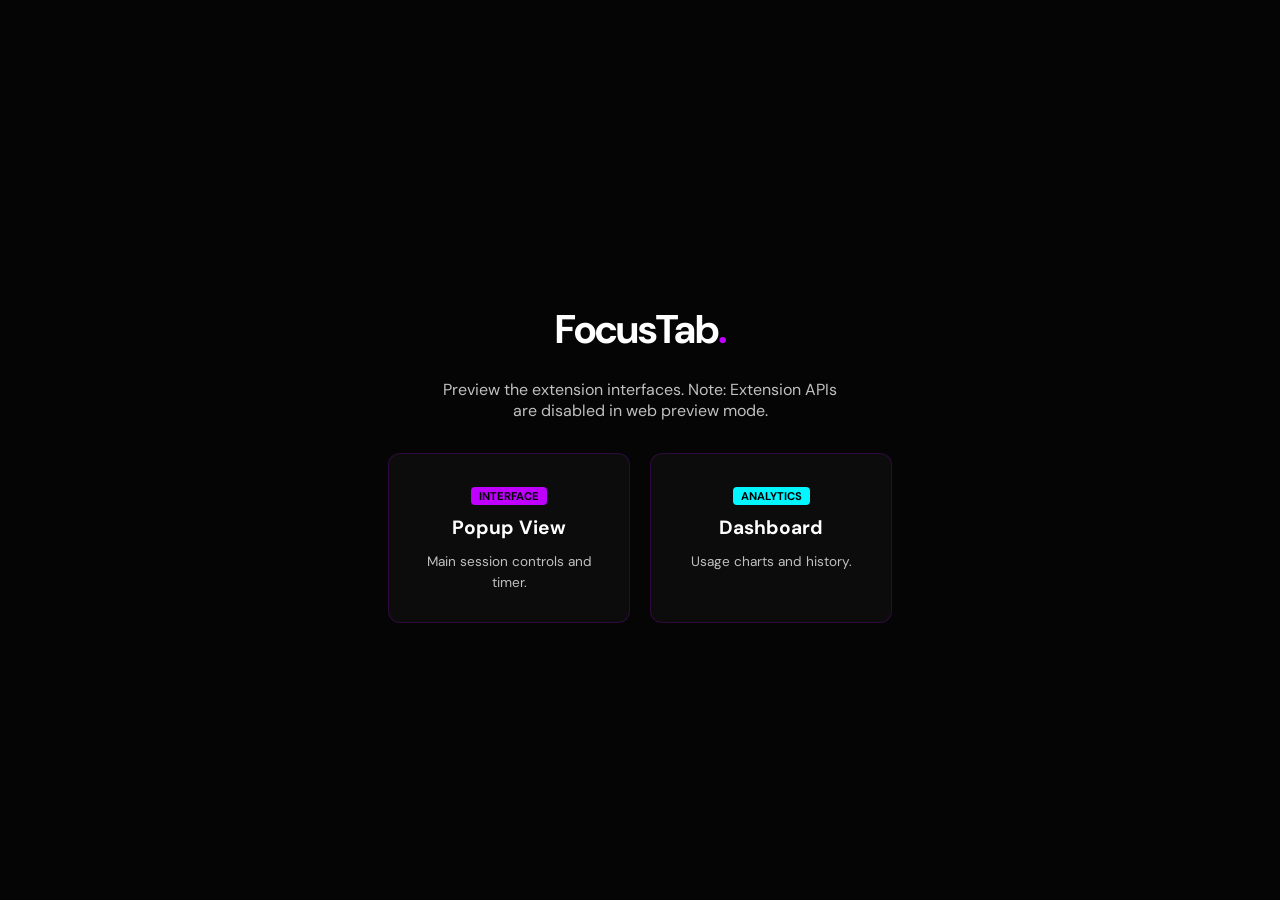
<file: index.html>
<!DOCTYPE html>
<html lang="en">
<head>
  <meta charset="utf-8">
  <meta name="viewport" content="width=device-width, initial-scale=1">
  <title>FocusTab | Extension Preview</title>
  <link rel="icon" type="image/svg+xml" href="favicon.svg">
  <link rel="preconnect" href="https://fonts.googleapis.com">
  <link href="https://fonts.googleapis.com/css2?family=DM+Sans:wght@400;600&family=DM+Mono:wght@500&display=swap" rel="stylesheet">
  <style>
    :root {
      --bg: #050505;
      --purple: #bf00ff;
      --green: #00f7ff;
      --text: #ffffff;
      --text-dim: #c0c0c0;
    }
    body {
      background: var(--bg);
      color: var(--text);
      font-family: 'DM Sans', sans-serif;
      display: flex;
      flex-direction: column;
      align-items: center;
      justify-content: center;
      min-height: 100vh;
      margin: 0;
      text-align: center;
    }
    h1 {
      font-size: 2.5rem;
      margin-bottom: 0.5rem;
      letter-spacing: -1px;
    }
    .accent { color: var(--purple); }
    p {
      color: var(--text-dim);
      margin-bottom: 2rem;
      max-width: 400px;
    }
    .links {
      display: flex;
      gap: 20px;
    }
    .card {
      background: rgba(255, 255, 255, 0.03);
      border: 1px solid rgba(191, 0, 255, 0.2);
      padding: 30px;
      border-radius: 12px;
      text-decoration: none;
      color: white;
      transition: all 0.3s ease;
      width: 180px;
    }
    .card:hover {
      background: rgba(191, 0, 255, 0.08);
      border-color: var(--purple);
      transform: translateY(-5px);
    }
    .card h2 {
      margin: 0 0 10px 0;
      font-size: 1.2rem;
    }
    .card span {
      font-size: 0.85rem;
      color: var(--text-dim);
    }
    .p-badge {
      background: var(--purple);
      color: black;
      font-weight: bold;
      padding: 2px 8px;
      border-radius: 4px;
      font-size: 0.7rem;
      text-transform: uppercase;
      margin-bottom: 10px;
      display: inline-block;
    }
    .d-badge {
      background: var(--green);
      color: black;
      font-weight: bold;
      padding: 2px 8px;
      border-radius: 4px;
      font-size: 0.7rem;
      text-transform: uppercase;
      margin-bottom: 10px;
      display: inline-block;
    }
  </style>
</head>
<body>
  <h1>FocusTab<span class="accent">.</span></h1>
  <p>Preview the extension interfaces. Note: Extension APIs are disabled in web preview mode.</p>
  
  <div class="links">
    <a href="popup/popup.html" class="card">
      <div class="p-badge">Interface</div>
      <h2>Popup View</h2>
      <span>Main session controls and timer.</span>
    </a>
    <a href="dashboard/dashboard.html" class="card">
      <div class="d-badge">Analytics</div>
      <h2>Dashboard</h2>
      <span>Usage charts and history.</span>
    </a>
  </div>
</body>
</html>
</file>
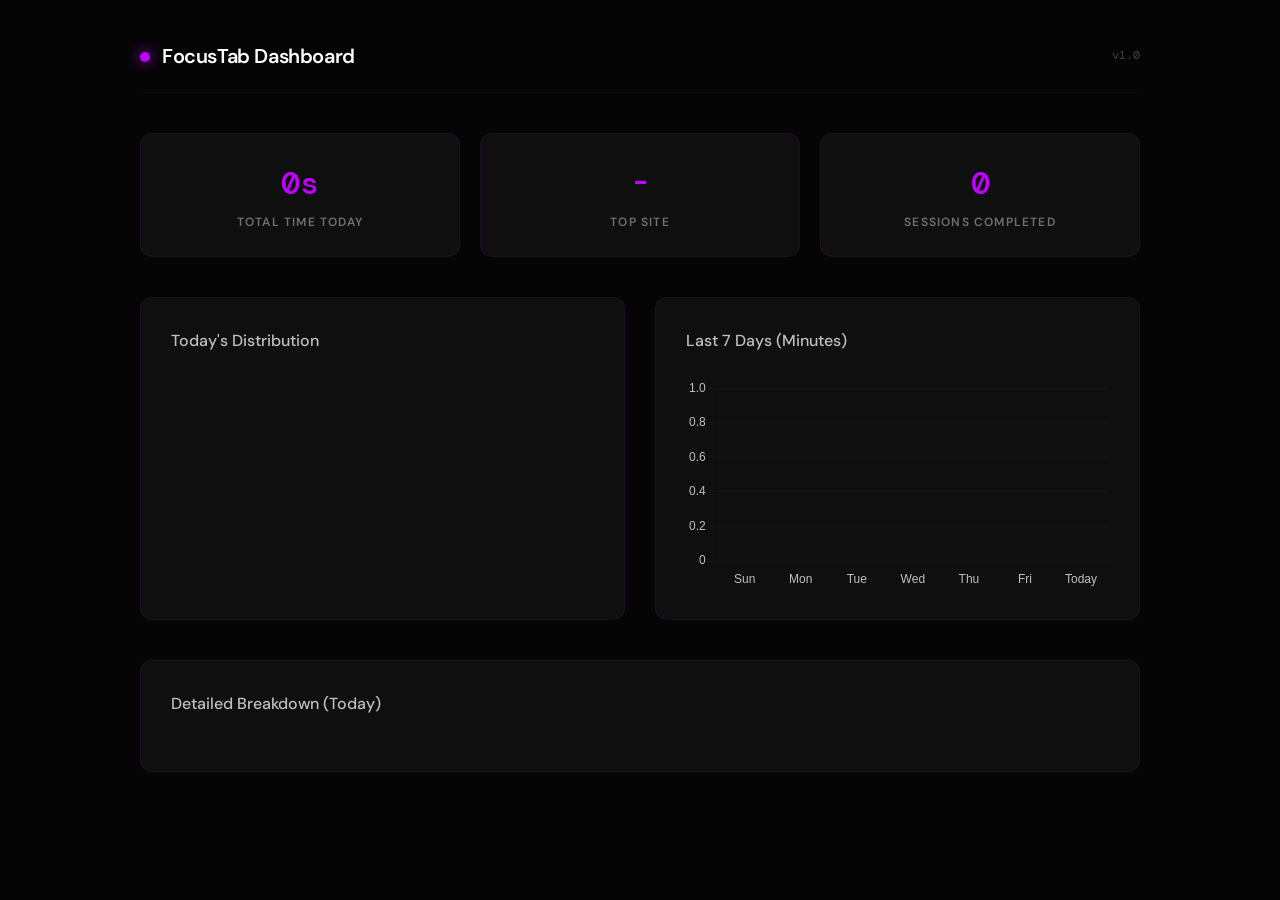
<file: dashboard/dashboard.html>
<!DOCTYPE html>
<html lang="en">
<head>
  <meta charset="utf-8">
  <meta name="viewport" content="width=device-width, initial-scale=1">
  <title>FocusTab Dashboard</title>
  <link rel="icon" type="image/svg+xml" href="../favicon.svg">
  <link rel="preconnect" href="https://fonts.googleapis.com">
  <link href="https://fonts.googleapis.com/css2?family=DM+Sans:wght@300;400;500;600&family=DM+Mono:wght@400;500&display=swap" rel="stylesheet">
  <link rel="stylesheet" href="dashboard.css">
</head>
<body>

  <div class="container">
    <div class="header">
      <span class="logo">FocusTab Dashboard</span>
      <span class="version">v1.0</span>
    </div>

    <div class="stats-overview">
      <div class="overview-card">
        <div class="overview-val mono" id="total-time-today">0m</div>
        <div class="overview-lbl">Total Time Today</div>
      </div>
      <div class="overview-card">
        <div class="overview-val mono" id="top-site-today">-</div>
        <div class="overview-lbl">Top Site</div>
      </div>
      <div class="overview-card">
        <div class="overview-val mono" id="sessions-completed">0</div>
        <div class="overview-lbl">Sessions Completed</div>
      </div>
    </div>

    <div class="charts-grid">
      <div class="chart-container">
        <h2 class="chart-title">Today's Distribution</h2>
        <canvas id="todayChart"></canvas>
      </div>
      <div class="chart-container">
        <h2 class="chart-title">Last 7 Days (Minutes)</h2>
        <canvas id="weekChart"></canvas>
      </div>
    </div>

    <div class="site-breakdown">
      <h2 class="chart-title">Detailed Breakdown (Today)</h2>
      <div id="site-table" class="site-table">
        <!-- Site rows will be injected here -->
      </div>
    </div>
  </div>

  <script src="../libs/chart.js"></script>
  <script src="../libs/mock-extension.js"></script>
  <script src="dashboard.js"></script>
</body>
</html>
</file>
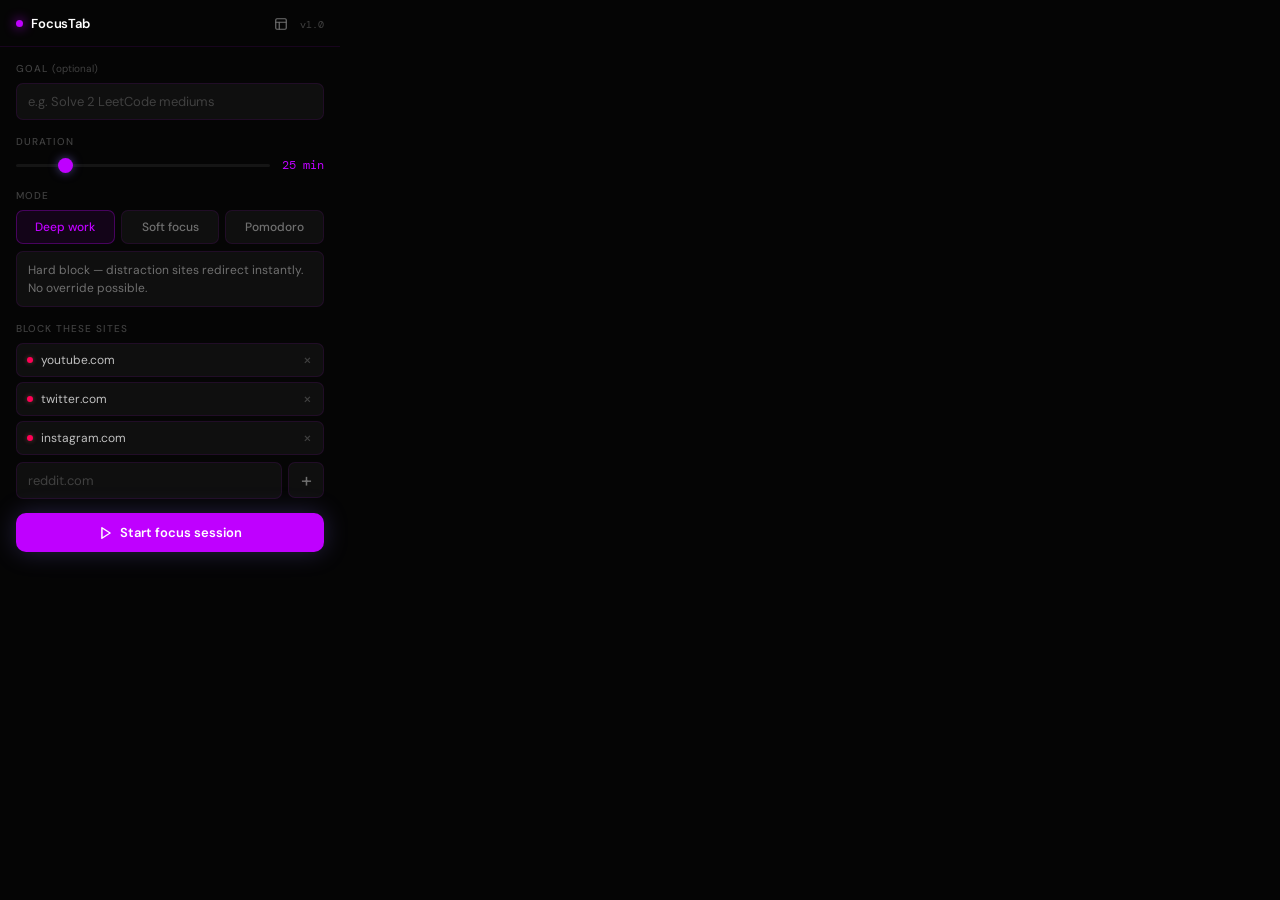
<file: popup/popup.html>
<!DOCTYPE html>
<html lang="en">
<head>
  <meta charset="utf-8">
  <meta name="viewport" content="width=device-width, initial-scale=1">
  <title>FocusTab</title>
  <link rel="icon" type="image/svg+xml" href="../favicon.svg">
  <link rel="preconnect" href="https://fonts.googleapis.com">
  <link href="https://fonts.googleapis.com/css2?family=DM+Sans:wght@300;400;500;600&family=DM+Mono:wght@400;500&display=swap" rel="stylesheet">
  <link rel="stylesheet" href="popup.css">
</head>
<body>

  <!-- ── IDLE VIEW ─────────────────────────────────────── -->
  <div id="view-idle">
    <div class="header">
      <span class="logo">FocusTab</span>
      <button id="open-dash" class="dash-btn" aria-label="Open dashboard">
        <svg width="14" height="14" viewBox="0 0 24 24" fill="none" stroke="currentColor" stroke-width="2" stroke-linecap="round" stroke-linejoin="round"><rect x="3" y="3" width="18" height="18" rx="2" ry="2"/><line x1="3" y1="9" x2="21" y2="9"/><line x1="9" y1="21" x2="9" y2="9"/></svg>
      </button>
      <span class="version">v1.0</span>
    </div>

    <div class="body">
      <div class="field">
        <label>goal <span class="opt">(optional)</span></label>
        <input type="text" id="goal-input" placeholder="e.g. Solve 2 LeetCode mediums" autocomplete="off">
      </div>

      <div class="field">
        <label>duration</label>
        <div class="slider-row">
          <input type="range" id="dur-range" min="5" max="120" step="5" value="25">
          <span class="slider-val" id="dur-val">25 min</span>
        </div>
      </div>

      <div class="field">
        <label>mode</label>
        <div class="mode-row">
          <button class="mbtn active" data-mode="deep">Deep work</button>
          <button class="mbtn" data-mode="soft">Soft focus</button>
          <button class="mbtn" data-mode="pomodoro">Pomodoro</button>
        </div>
        <div class="mode-desc" id="mode-desc">
          Hard block — distraction sites redirect instantly. No override possible.
        </div>
      </div>

      <div class="field">
        <label>block these sites</label>
        <div class="site-list" id="site-list"></div>
        <div class="add-row">
          <input type="text" id="site-input" placeholder="reddit.com" autocomplete="off">
          <button id="add-btn" class="icon-btn" aria-label="Add site">+</button>
        </div>
      </div>

      <button class="primary-btn" id="start-btn">
        <svg width="14" height="14" viewBox="0 0 24 24" fill="none" stroke="currentColor" stroke-width="2.5" stroke-linecap="round" stroke-linejoin="round" aria-hidden="true"><polygon points="5 3 19 12 5 21 5 3"/></svg>
        Start focus session
      </button>
    </div>
  </div>

  <!-- ── ACTIVE VIEW ───────────────────────────────────── -->
  <div id="view-active" style="display:none;">
    <div class="header active-header">
      <span class="pulse-dot" aria-hidden="true"></span>
      <span class="logo" id="active-mode-label">Focusing · Deep work</span>
      <span class="live-badge">live</span>
    </div>

    <div class="body">
      <div class="goal-box" id="active-goal"></div>

      <div class="stats-grid">
        <div class="stat-card">
          <div class="stat-val mono" id="stat-time">25:00</div>
          <div class="stat-lbl">remaining</div>
        </div>
        <div class="stat-card">
          <div class="stat-val mono danger" id="stat-blocks">0</div>
          <div class="stat-lbl">blocked</div>
        </div>
        <div class="stat-card">
          <div class="stat-val mono success" id="stat-phase">work</div>
          <div class="stat-lbl">phase</div>
        </div>
      </div>

      <div id="pomo-section" style="display:none;">
        <div class="field-label">pomodoro cycles</div>
        <div class="pomo-pips" id="pomo-pips">
          <div class="pip active"></div>
          <div class="pip"></div>
          <div class="pip"></div>
          <div class="pip"></div>
        </div>
      </div>

      <div class="divider"></div>

      <div>
        <div class="field-label">blocked sites</div>
        <div class="site-list" id="active-site-list"></div>
      </div>

      <button class="danger-btn" id="end-btn">End session early</button>
    </div>
  </div>

  <!-- ── SUMMARY VIEW ──────────────────────────────────── -->
  <div id="view-summary" style="display:none;">
    <div class="header">
      <span class="logo">Session complete</span>
      <span class="points-badge" id="points-badge">+10 pts</span>
    </div>

    <div class="body">
      <div class="summary-grid">
        <div class="sum-card">
          <div class="sum-val mono purple" id="sum-duration">25m</div>
          <div class="sum-lbl">duration</div>
        </div>
        <div class="sum-card">
          <div class="sum-val mono danger" id="sum-blocks">0</div>
          <div class="sum-lbl">blocks hit</div>
        </div>
      </div>

      <div class="field">
        <div class="score-header">
          <div class="field-label">focus score</div>
          <span class="mono success" id="sum-score" style="font-size:13px;">100%</span>
        </div>
        <div class="score-track">
          <div class="score-fill" id="score-fill"></div>
        </div>
      </div>

      <div class="streak-row">
        <span class="streak-label">current streak</span>
        <span class="streak-val mono" id="sum-streak">1 day 🔥</span>
      </div>

      <div class="goal-check">
        <span class="field-label" style="margin:0;">did you meet your goal?</span>
        <div class="check-btns">
          <button class="cbtn active" id="btn-yes">Yes</button>
          <button class="cbtn" id="btn-no">No</button>
        </div>
      </div>

      <button class="primary-btn" id="new-btn">
        Start new session
      </button>
    </div>
  </div>

  <script src="../libs/mock-extension.js"></script>
  <script src="popup.js"></script>
</body>
</html>
</file>
<file: dashboard/dashboard.css>
:root {
  --bg:         #050505;
  --bg2:        #0f0f0f;
  --bg3:        #151515;
  --border:     rgba(191, 0, 255, 0.1);
  --border-md:  rgba(191, 0, 255, 0.2);
  --purple:     #bf00ff;
  --purple-bg:  rgba(191, 0, 255, 0.08);
  --purple-bdr: rgba(191, 0, 255, 0.3);
  --green:      #00f7ff; /* Neon Cyan */
  --green-bg:   rgba(0, 247, 255, 0.08);
  --red:        #ff0055; /* Neon Rose */
  --red-bg:     rgba(255, 0, 85, 0.08);
  --red-bdr:    rgba(255, 0, 85, 0.3);
  --amber:      #ffcc00; /* Neon Yellow */
  --amber-bg:   rgba(255, 204, 0, 0.08);
  --amber-bdr:  rgba(255, 204, 0, 0.3);
  --text:       #ffffff;
  --text-2:     #c0c0c0;
  --text-3:     #707070;
  --text-4:     #404040;
  --radius:     12px;
  --radius-sm:  8px;
}

*, *::before, *::after {
  box-sizing: border-box;
  margin: 0;
  padding: 0;
}

body {
  background: var(--bg);
  color: var(--text);
  font-family: 'DM Sans', sans-serif;
  font-size: 14px;
  line-height: 1.6;
  -webkit-font-smoothing: antialiased;
  min-height: 100vh;
  padding: 40px 20px;
}

.container {
  max-width: 1000px;
  margin: 0 auto;
}

.header {
  display: flex;
  align-items: center;
  gap: 12px;
  margin-bottom: 40px;
  padding-bottom: 20px;
  border-bottom: 1px solid var(--border);
}

.logo {
  font-size: 20px;
  font-weight: 600;
  color: var(--text);
  letter-spacing: -0.02em;
  flex: 1;
}

.logo::before {
  content: '';
  display: inline-block;
  width: 10px;
  height: 10px;
  border-radius: 50%;
  background: var(--purple);
  box-shadow: 0 0 14px var(--purple);
  margin-right: 12px;
  vertical-align: middle;
  position: relative;
  top: -1px;
}

.version {
  font-size: 12px;
  color: var(--text-4);
  font-family: 'DM Mono', monospace;
}

/* ── Stats Overview ──────────────────────────────────── */
.stats-overview {
  display: grid;
  grid-template-columns: repeat(auto-fit, minmax(200px, 1fr));
  gap: 20px;
  margin-bottom: 40px;
}

.overview-card {
  background: var(--bg2);
  border: 1px solid var(--border);
  border-radius: var(--radius);
  padding: 24px;
  text-align: center;
  transition: transform 0.2s ease, border-color 0.2s ease;
}

.overview-card:hover {
  transform: translateY(-2px);
  border-color: var(--border-md);
}

.overview-val {
  font-size: 32px;
  font-weight: 500;
  color: var(--purple);
  margin-bottom: 4px;
  white-space: nowrap;
  overflow: hidden;
  text-overflow: ellipsis;
  display: block;
}

.overview-lbl {
  font-size: 12px;
  text-transform: uppercase;
  letter-spacing: 0.1em;
  color: var(--text-3);
  font-weight: 600;
}

/* ── Charts ──────────────────────────────────────────── */
.charts-grid {
  display: grid;
  grid-template-columns: repeat(auto-fit, minmax(400px, 1fr));
  gap: 30px;
  margin-bottom: 40px;
}

.chart-container {
  background: var(--bg2);
  border: 1px solid var(--border);
  border-radius: var(--radius);
  padding: 30px;
}

.chart-title {
  font-size: 16px;
  font-weight: 500;
  color: var(--text-2);
  margin-bottom: 24px;
}

/* ── Table ───────────────────────────────────────────── */
.site-breakdown {
  background: var(--bg2);
  border: 1px solid var(--border);
  border-radius: var(--radius);
  padding: 30px;
}

.site-table {
  width: 100%;
}

.site-row {
  display: grid;
  grid-template-columns: 1fr 120px 100px;
  padding: 12px 0;
  border-bottom: 1px solid var(--border);
  align-items: center;
}

.site-row:last-child {
  border-bottom: none;
}

.site-info {
  display: flex;
  align-items: center;
  gap: 12px;
}

.site-dot {
  width: 8px;
  height: 8px;
  border-radius: 50%;
  background: var(--purple);
  box-shadow: 0 0 8px var(--purple);
}

.site-name {
  font-weight: 500;
  color: var(--text);
}

.site-time {
  font-family: 'DM Mono', monospace;
  color: var(--text-2);
  text-align: right;
}

.site-pct {
  font-size: 12px;
  color: var(--text-4);
  text-align: right;
}

.mono { font-family: 'DM Mono', monospace; }

@media (max-width: 600px) {
  .charts-grid {
    grid-template-columns: 1fr;
  }
}
</file>
<file: popup/popup.css>
@import url('https://fonts.googleapis.com/css2?family=DM+Sans:wght@300;400;500;600&family=DM+Mono:wght@400;500&display=swap');

*, *::before, *::after {
  box-sizing: border-box;
  margin: 0;
  padding: 0;
}

:root {
  --bg:         #050505;
  --bg2:        #0f0f0f;
  --bg3:        #151515;
  --border:     rgba(191, 0, 255, 0.1);
  --border-md:  rgba(191, 0, 255, 0.2);
  --purple:     #bf00ff;
  --purple-bg:  rgba(191, 0, 255, 0.08);
  --purple-bdr: rgba(191, 0, 255, 0.3);
  --green:      #00f7ff; /* Neon Cyan */
  --green-bg:   rgba(0, 247, 255, 0.08);
  --red:        #ff0055; /* Neon Rose */
  --red-bg:     rgba(255, 0, 85, 0.08);
  --red-bdr:    rgba(255, 0, 85, 0.3);
  --amber:      #ffcc00; /* Neon Yellow */
  --amber-bg:   rgba(255, 204, 0, 0.08);
  --amber-bdr:  rgba(255, 204, 0, 0.3);
  --text:       #ffffff;
  --text-2:     #c0c0c0;
  --text-3:     #707070;
  --text-4:     #404040;
  --radius:     10px;
  --radius-sm:  7px;
}

html {
  width: 340px;
}

body {
  width: 340px;
  background: var(--bg);
  color: var(--text);
  font-family: 'DM Sans', sans-serif;
  font-size: 13px;
  line-height: 1.5;
  -webkit-font-smoothing: antialiased;
}

/* ── Header ───────────────────────────────────────────── */
.header {
  display: flex;
  align-items: center;
  gap: 8px;
  padding: 13px 16px 11px;
  border-bottom: 1px solid var(--border);
}

.logo {
  font-size: 13px;
  font-weight: 600;
  color: var(--text);
  letter-spacing: -0.01em;
  flex: 1;
}

.logo::before {
  content: '';
  display: inline-block;
  width: 7px;
  height: 7px;
  border-radius: 50%;
  background: var(--purple);
  box-shadow: 0 0 12px var(--purple);
  margin-right: 8px;
  vertical-align: middle;
  position: relative;
  top: -1px;
}

.active-header .logo::before {
  background: var(--green);
  box-shadow: 0 0 12px var(--green);
  animation: pulseGlow 2s ease-in-out infinite;
}

.version {
  font-size: 10px;
  color: var(--text-4);
  font-family: 'DM Mono', monospace;
}

.dash-btn {
  background: none;
  border: none;
  color: var(--text-3);
  cursor: pointer;
  padding: 4px;
  display: flex;
  align-items: center;
  justify-content: center;
  transition: color 0.2s;
}

.dash-btn:hover {
  color: var(--purple);
}

.live-badge {
  font-family: 'DM Mono', monospace;
  font-size: 10px;
  background: var(--green-bg);
  color: var(--green);
  padding: 3px 8px;
  border-radius: 99px;
  border: 1px solid rgba(74, 222, 128, 0.3);
  letter-spacing: 0.05em;
}

.points-badge {
  font-family: 'DM Mono', monospace;
  font-size: 10px;
  background: var(--amber-bg);
  color: var(--amber);
  padding: 3px 8px;
  border-radius: 99px;
  border: 1px solid var(--amber-bdr);
}

.pulse-dot {
  width: 7px;
  height: 7px;
  border-radius: 50%;
  background: var(--green);
  box-shadow: 0 0 8px rgba(74,222,128,0.7);
  animation: pulseGlow 2s ease-in-out infinite;
  flex-shrink: 0;
}

/* ── Body ─────────────────────────────────────────────── */
.body {
  padding: 14px 16px 16px;
  display: flex;
  flex-direction: column;
  gap: 14px;
}

/* ── Fields ───────────────────────────────────────────── */
.field {
  display: flex;
  flex-direction: column;
  gap: 7px;
}

label, .field-label {
  font-size: 10px;
  font-weight: 500;
  text-transform: uppercase;
  letter-spacing: 0.1em;
  color: var(--text-4);
}

.opt {
  font-weight: 400;
  text-transform: none;
  letter-spacing: 0;
  color: var(--text-4);
  font-size: 10px;
}

/* ── Text input ───────────────────────────────────────── */
input[type="text"] {
  width: 100%;
  background: var(--bg2);
  border: 1px solid var(--border);
  border-radius: var(--radius-sm);
  color: var(--text);
  font-family: 'DM Sans', sans-serif;
  font-size: 13px;
  padding: 9px 11px;
  outline: none;
  transition: border-color 0.15s, background 0.15s;
}

input[type="text"]::placeholder { color: var(--text-4); }
input[type="text"]:focus {
  border-color: var(--purple-bdr);
  background: var(--bg3);
}

/* ── Range slider ─────────────────────────────────────── */
.slider-row {
  display: flex;
  align-items: center;
  gap: 10px;
}

input[type="range"] {
  -webkit-appearance: none;
  flex: 1;
  height: 3px;
  background: var(--bg3);
  border-radius: 99px;
  outline: none;
  cursor: pointer;
}

input[type="range"]::-webkit-slider-thumb {
  -webkit-appearance: none;
  width: 15px;
  height: 15px;
  border-radius: 50%;
  background: var(--purple);
  cursor: pointer;
  box-shadow: 0 0 10px rgba(139,120,255,0.5);
  transition: transform 0.15s;
}

input[type="range"]::-webkit-slider-thumb:hover { transform: scale(1.2); }

.slider-val {
  font-family: 'DM Mono', monospace;
  font-size: 12px;
  color: var(--purple);
  min-width: 44px;
  text-align: right;
}

/* ── Mode buttons ─────────────────────────────────────── */
.mode-row {
  display: flex;
  gap: 6px;
}

.mbtn {
  flex: 1;
  padding: 8px 0;
  background: var(--bg2);
  border: 1px solid var(--border);
  border-radius: var(--radius-sm);
  color: var(--text-3);
  font-family: 'DM Sans', sans-serif;
  font-size: 12px;
  font-weight: 500;
  cursor: pointer;
  transition: all 0.15s;
  text-align: center;
}

.mbtn:hover {
  border-color: var(--border-md);
  color: var(--text-2);
  background: var(--bg3);
}

.mbtn.active {
  background: var(--purple-bg);
  border-color: var(--purple-bdr);
  color: var(--purple);
}

.mode-desc {
  background: var(--bg2);
  border: 1px solid var(--border);
  border-radius: var(--radius-sm);
  padding: 9px 11px;
  font-size: 12px;
  color: var(--text-3);
  line-height: 1.5;
  min-height: 38px;
  transition: all 0.2s;
}

/* ── Site list ────────────────────────────────────────── */
.site-list {
  display: flex;
  flex-direction: column;
  gap: 5px;
}

.site-tag {
  display: flex;
  align-items: center;
  background: var(--bg2);
  border: 1px solid var(--border);
  border-radius: var(--radius-sm);
  padding: 7px 10px;
  gap: 8px;
  animation: fadeUp 0.15s ease;
  transition: border-color 0.2s;
}

.site-tag:hover { border-color: var(--border-md); }

.site-dot {
  width: 6px;
  height: 6px;
  border-radius: 50%;
  background: var(--red);
  box-shadow: 0 0 5px rgba(248,113,113,0.4);
  flex-shrink: 0;
}

.site-name {
  flex: 1;
  font-size: 12px;
  color: var(--text-2);
}

.site-count {
  font-family: 'DM Mono', monospace;
  font-size: 10px;
  background: var(--red-bg);
  color: var(--red);
  padding: 2px 7px;
  border-radius: 99px;
  border: 1px solid var(--red-bdr);
  min-width: 28px;
  text-align: center;
}

.rm-btn {
  background: none;
  border: none;
  color: var(--text-4);
  cursor: pointer;
  font-size: 16px;
  line-height: 1;
  padding: 0 1px;
  transition: color 0.1s;
  font-family: 'DM Sans', sans-serif;
}

.rm-btn:hover { color: var(--red); }

/* ── Add row ──────────────────────────────────────────── */
.add-row {
  display: flex;
  gap: 6px;
}

.add-row input[type="text"] { flex: 1; }

.icon-btn {
  width: 36px;
  height: 36px;
  background: var(--bg2);
  border: 1px solid var(--border);
  border-radius: var(--radius-sm);
  color: var(--text-3);
  font-size: 20px;
  cursor: pointer;
  display: flex;
  align-items: center;
  justify-content: center;
  transition: all 0.15s;
  flex-shrink: 0;
  font-family: 'DM Sans', sans-serif;
  line-height: 1;
}

.icon-btn:hover {
  background: var(--purple-bg);
  border-color: var(--purple-bdr);
  color: var(--purple);
}

/* ── Buttons ──────────────────────────────────────────── */
.primary-btn {
  width: 100%;
  padding: 11px;
  background: var(--purple);
  border: none;
  border-radius: var(--radius);
  color: #fff;
  font-family: 'DM Sans', sans-serif;
  font-size: 13px;
  font-weight: 600;
  cursor: pointer;
  display: flex;
  align-items: center;
  justify-content: center;
  gap: 7px;
  transition: opacity 0.15s, transform 0.1s;
  box-shadow: 0 0 24px rgba(139,120,255,0.25);
}

.primary-btn:hover { opacity: 0.88; }
.primary-btn:active { transform: scale(0.98); }

.danger-btn {
  width: 100%;
  padding: 10px;
  background: var(--red-bg);
  border: 1px solid var(--red-bdr);
  border-radius: var(--radius);
  color: var(--red);
  font-family: 'DM Sans', sans-serif;
  font-size: 13px;
  font-weight: 500;
  cursor: pointer;
  transition: all 0.15s;
}

.danger-btn:hover { background: rgba(248,113,113,0.18); }

/* ── Active session ───────────────────────────────────── */
.goal-box {
  background: var(--purple-bg);
  border: 1px solid var(--purple-bdr);
  border-radius: var(--radius-sm);
  padding: 10px 12px;
  font-size: 13px;
  color: var(--purple);
  min-height: 38px;
  line-height: 1.5;
}

.stats-grid {
  display: grid;
  grid-template-columns: 1fr 1fr 1fr;
  gap: 8px;
}

.stat-card {
  background: var(--bg2);
  border: 1px solid var(--border);
  border-radius: var(--radius-sm);
  padding: 10px 8px;
  text-align: center;
}

.stat-val {
  font-size: 17px;
  font-weight: 500;
  color: var(--text);
}

.stat-lbl {
  font-size: 10px;
  color: var(--text-4);
  margin-top: 3px;
  text-transform: uppercase;
  letter-spacing: 0.07em;
}

/* ── Pomodoro pips ────────────────────────────────────── */
.pomo-pips {
  display: flex;
  gap: 5px;
  margin-top: 5px;
}

.pip {
  flex: 1;
  height: 4px;
  border-radius: 99px;
  background: var(--bg3);
  transition: background 0.3s;
}

.pip.done    { background: var(--green); }
.pip.active  { background: var(--purple); }

/* ── Divider ──────────────────────────────────────────── */
.divider {
  height: 1px;
  background: var(--border);
}

/* ── Summary ──────────────────────────────────────────── */
.summary-grid {
  display: grid;
  grid-template-columns: 1fr 1fr;
  gap: 8px;
}

.sum-card {
  background: var(--bg2);
  border: 1px solid var(--border);
  border-radius: var(--radius-sm);
  padding: 12px 8px;
  text-align: center;
}

.sum-val {
  font-size: 22px;
  font-weight: 500;
}

.sum-lbl {
  font-size: 10px;
  color: var(--text-4);
  margin-top: 3px;
  text-transform: uppercase;
  letter-spacing: 0.07em;
}

.score-header {
  display: flex;
  align-items: center;
  justify-content: space-between;
  margin-bottom: 6px;
}

.score-track {
  height: 6px;
  background: var(--bg3);
  border-radius: 99px;
  overflow: hidden;
}

.score-fill {
  height: 100%;
  background: var(--green);
  border-radius: 99px;
  width: 0%;
  transition: width 0.7s cubic-bezier(.4,0,.2,1);
}

.streak-row {
  display: flex;
  align-items: center;
  justify-content: space-between;
  background: var(--bg2);
  border: 1px solid var(--border);
  border-radius: var(--radius-sm);
  padding: 10px 12px;
}

.streak-label { font-size: 12px; color: var(--text-3); }
.streak-val   { font-size: 13px; color: var(--amber); }

.goal-check {
  display: flex;
  align-items: center;
  justify-content: space-between;
  gap: 10px;
}

.check-btns { display: flex; gap: 6px; }

.cbtn {
  padding: 6px 14px;
  background: var(--bg2);
  border: 1px solid var(--border);
  border-radius: var(--radius-sm);
  color: var(--text-3);
  font-family: 'DM Sans', sans-serif;
  font-size: 12px;
  font-weight: 500;
  cursor: pointer;
  transition: all 0.15s;
}

.cbtn:hover { border-color: var(--border-md); color: var(--text-2); }
.cbtn.active { background: var(--purple-bg); border-color: var(--purple-bdr); color: var(--purple); }

/* ── Utility ──────────────────────────────────────────── */
.mono    { font-family: 'DM Mono', monospace; }
.purple  { color: var(--purple); }
.success { color: var(--green); }
.danger  { color: var(--red); }

/* ── Animations ───────────────────────────────────────── */
@keyframes fadeUp {
  from { opacity: 0; transform: translateY(-3px); }
  to   { opacity: 1; transform: translateY(0); }
}

@keyframes pulseGlow {
  0%, 100% { opacity: 1; }
  50%       { opacity: 0.5; }
}

#view-idle, #view-active, #view-summary {
  animation: fadeUp 0.2s ease;
}
</file>
